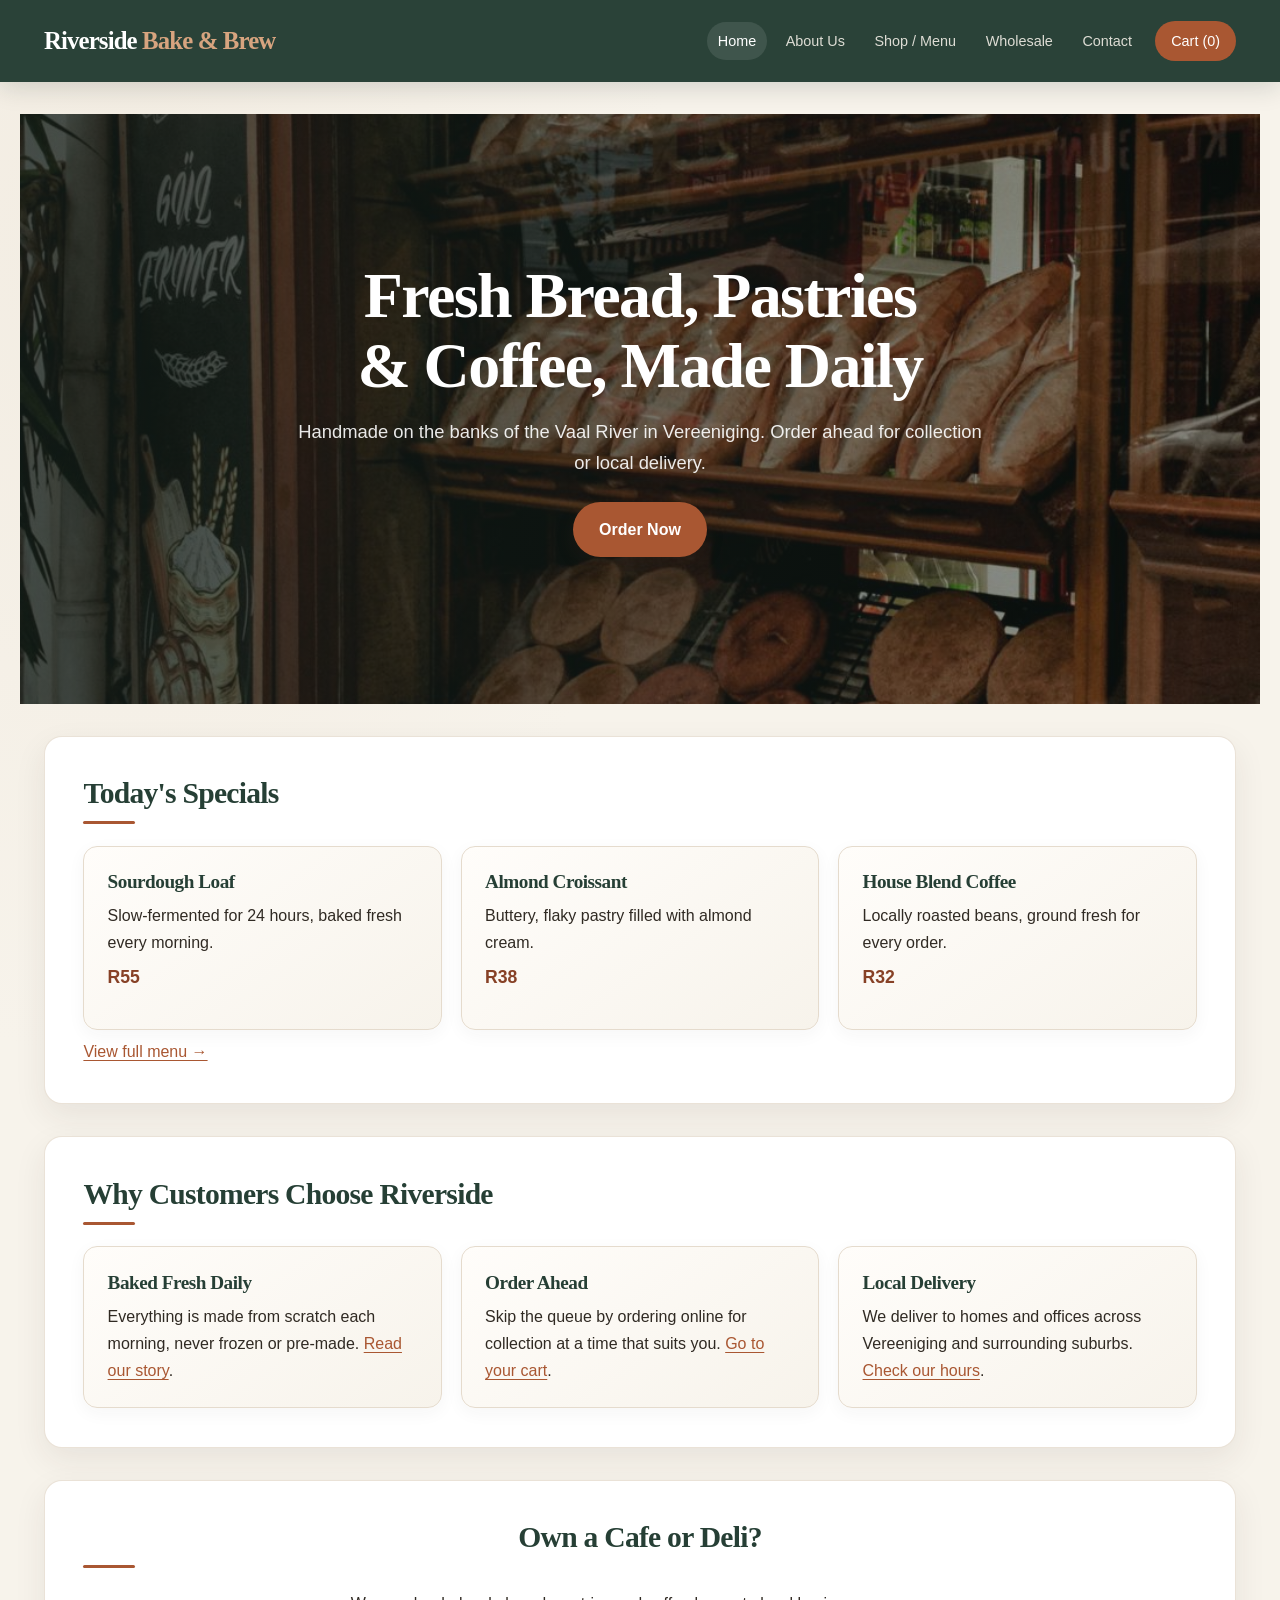
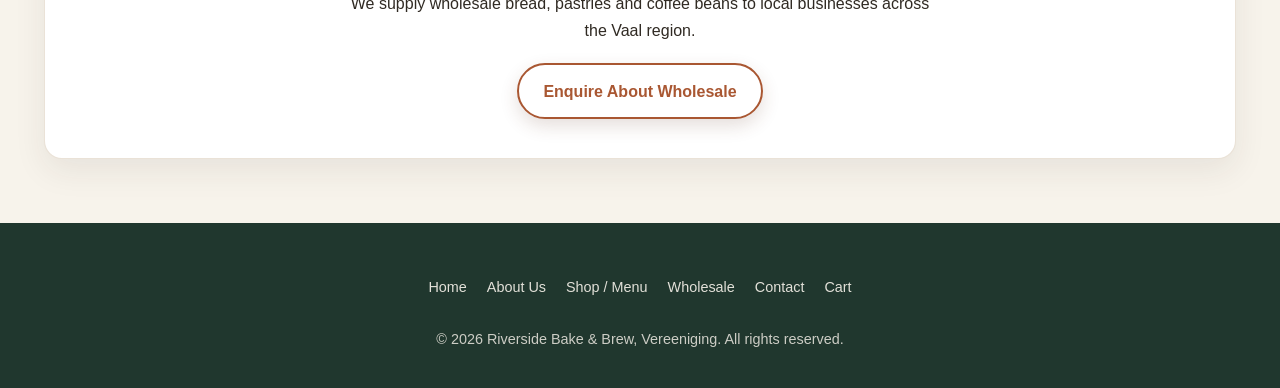
<file: index.html>
<!DOCTYPE html>
<html lang="en">
<head>
<meta charset="UTF-8">
<meta name="viewport" content="width=device-width, initial-scale=1.0">
<title>Riverside Bake &amp; Brew | Artisan Bakery &amp; Coffee in Vereeniging</title>
<meta name="description" content="Riverside Bake &amp; Brew sells fresh handmade bread, pastries and coffee in Vereeniging. Order online for collection or local delivery.">
<meta name="robots" content="index, follow">
<link rel="canonical" href="https://YOUR-USERNAME.github.io/riverside-bake-and-brew/index.html">
<meta property="og:type" content="website">
<meta property="og:site_name" content="Riverside Bake &amp; Brew">
<meta property="og:title" content="Riverside Bake &amp; Brew | Artisan Bakery &amp; Coffee in Vereeniging">
<meta property="og:description" content="Riverside Bake &amp; Brew sells fresh handmade bread, pastries and coffee in Vereeniging. Order online for collection or local delivery.">
<meta property="og:url" content="https://YOUR-USERNAME.github.io/riverside-bake-and-brew/index.html">
<meta property="og:image" content="https://YOUR-USERNAME.github.io/riverside-bake-and-brew/images/sourdough.jpg">
<meta name="referrer" content="strict-origin-when-cross-origin">
<link rel="stylesheet" href="css/style.css">
<link rel="stylesheet" href="css/part3.css">
<meta name="keywords" content="bakery Vereeniging, coffee shop Vaal River, artisan bread Vaal">
<script type="application/ld+json">
{
  "@context": "https://schema.org",
  "@type": "Bakery",
  "name": "Riverside Bake & Brew",
  "description": "Artisan bakery and coffee shop on the Vaal River in Vereeniging.",
  "url": "https://YOUR-USERNAME.github.io/riverside-bake-and-brew/",
  "image": "https://YOUR-USERNAME.github.io/riverside-bake-and-brew/images/sourdough.jpg",
  "telephone": "+27161239876",
  "email": "hello@riversidebakeandbrew.co.za",
  "address": {
    "@type": "PostalAddress",
    "streetAddress": "4 River Road",
    "addressLocality": "Vereeniging",
    "postalCode": "1930",
    "addressRegion": "Gauteng",
    "addressCountry": "ZA"
  },
  "openingHoursSpecification": [
    {
      "@type": "OpeningHoursSpecification",
      "dayOfWeek": [
        "Monday",
        "Tuesday",
        "Wednesday",
        "Thursday",
        "Friday"
      ],
      "opens": "06:30",
      "closes": "17:00"
    },
    {
      "@type": "OpeningHoursSpecification",
      "dayOfWeek": "Saturday",
      "opens": "07:00",
      "closes": "14:00"
    }
  ],
  "servesCuisine": "Bakery, Coffee",
  "areaServed": "Vereeniging, Vaal Triangle"
}
</script>
</head>
<body>
<a class="skip-link" href="#main">Skip to main content</a>

<header>
<nav aria-label="Main navigation">
<a href="index.html" class="logo">Riverside <span>Bake &amp; Brew</span></a>
<ul class="nav-links">
<li><a href="index.html" aria-current="page">Home</a></li>
<li><a href="about.html">About Us</a></li>
<li><a href="shop.html">Shop / Menu</a></li>
<li><a href="enquiry.html">Wholesale</a></li>
<li><a href="contact.html">Contact</a></li>
<li><a href="cart.html" class="cart-link">Cart (<span id="cart-count">0</span>)</a></li>
</ul>
</nav>
</header>

<main id="main">

<section class="hero" aria-labelledby="hero-heading">
<h1 id="hero-heading">Fresh Bread, Pastries &amp; Coffee, Made Daily</h1>
<p>Handmade on the banks of the Vaal River in Vereeniging. Order ahead for collection or local delivery.</p>
<a href="shop.html" class="btn-primary">Order Now</a>
</section>

<section class="today" aria-labelledby="today-heading">
<h2 id="today-heading">Today's Specials</h2>
<div class="today-grid">
<article>
<h3>Sourdough Loaf</h3>
<p>Slow-fermented for 24 hours, baked fresh every morning.</p>
<p class="price">R55</p>
</article>
<article>
<h3>Almond Croissant</h3>
<p>Buttery, flaky pastry filled with almond cream.</p>
<p class="price">R38</p>
</article>
<article>
<h3>House Blend Coffee</h3>
<p>Locally roasted beans, ground fresh for every order.</p>
<p class="price">R32</p>
</article>
</div>
<p><a href="shop.html">View full menu &rarr;</a></p>
</section>

<section class="intro" aria-labelledby="intro-heading">
<h2 id="intro-heading">Why Customers Choose Riverside</h2>
<div class="intro-grid">
<article>
<h3>Baked Fresh Daily</h3>
<p>Everything is made from scratch each morning, never frozen or pre-made. <a href="about.html">Read our story</a>.</p>
</article>
<article>
<h3>Order Ahead</h3>
<p>Skip the queue by ordering online for collection at a time that suits you. <a href="cart.html">Go to your cart</a>.</p>
</article>
<article>
<h3>Local Delivery</h3>
<p>We deliver to homes and offices across Vereeniging and surrounding suburbs. <a href="contact.html">Check our hours</a>.</p>
</article>
</div>
</section>

<section class="wholesale-teaser" aria-labelledby="wholesale-heading">
<h2 id="wholesale-heading">Own a Cafe or Deli?</h2>
<p>We supply wholesale bread, pastries and coffee beans to local businesses across the Vaal region.</p>
<a href="enquiry.html" class="btn-secondary">Enquire About Wholesale</a>
</section>

</main>

<footer>
<nav aria-label="Footer navigation" class="footer-nav"><a href="index.html">Home</a> <a href="about.html">About Us</a> <a href="shop.html">Shop / Menu</a> <a href="enquiry.html">Wholesale</a> <a href="contact.html">Contact</a> <a href="cart.html">Cart</a></nav>
<p>&copy; 2026 Riverside Bake &amp; Brew, Vereeniging. All rights reserved.</p>
</footer>

<script src="js/cart.js" defer></script>
<script src="js/main.js" defer></script>
</body>
</html>
</file>
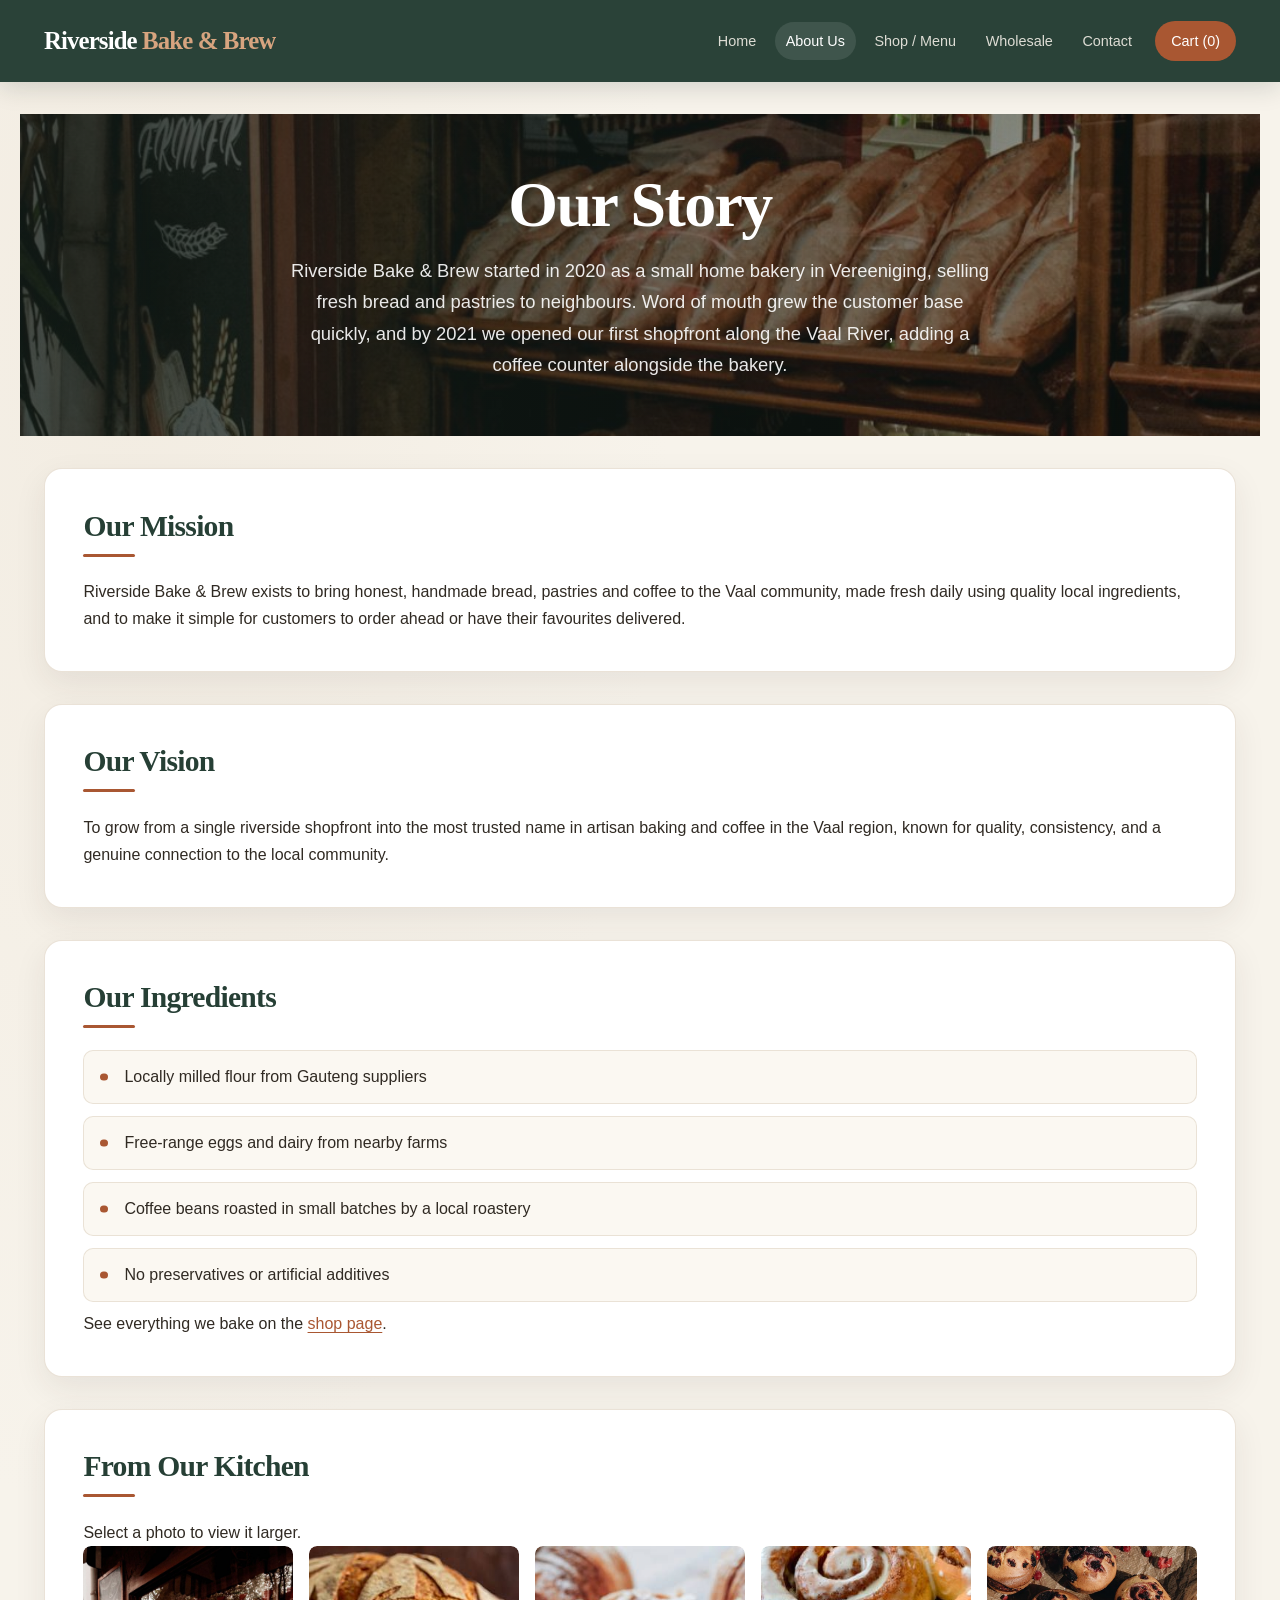
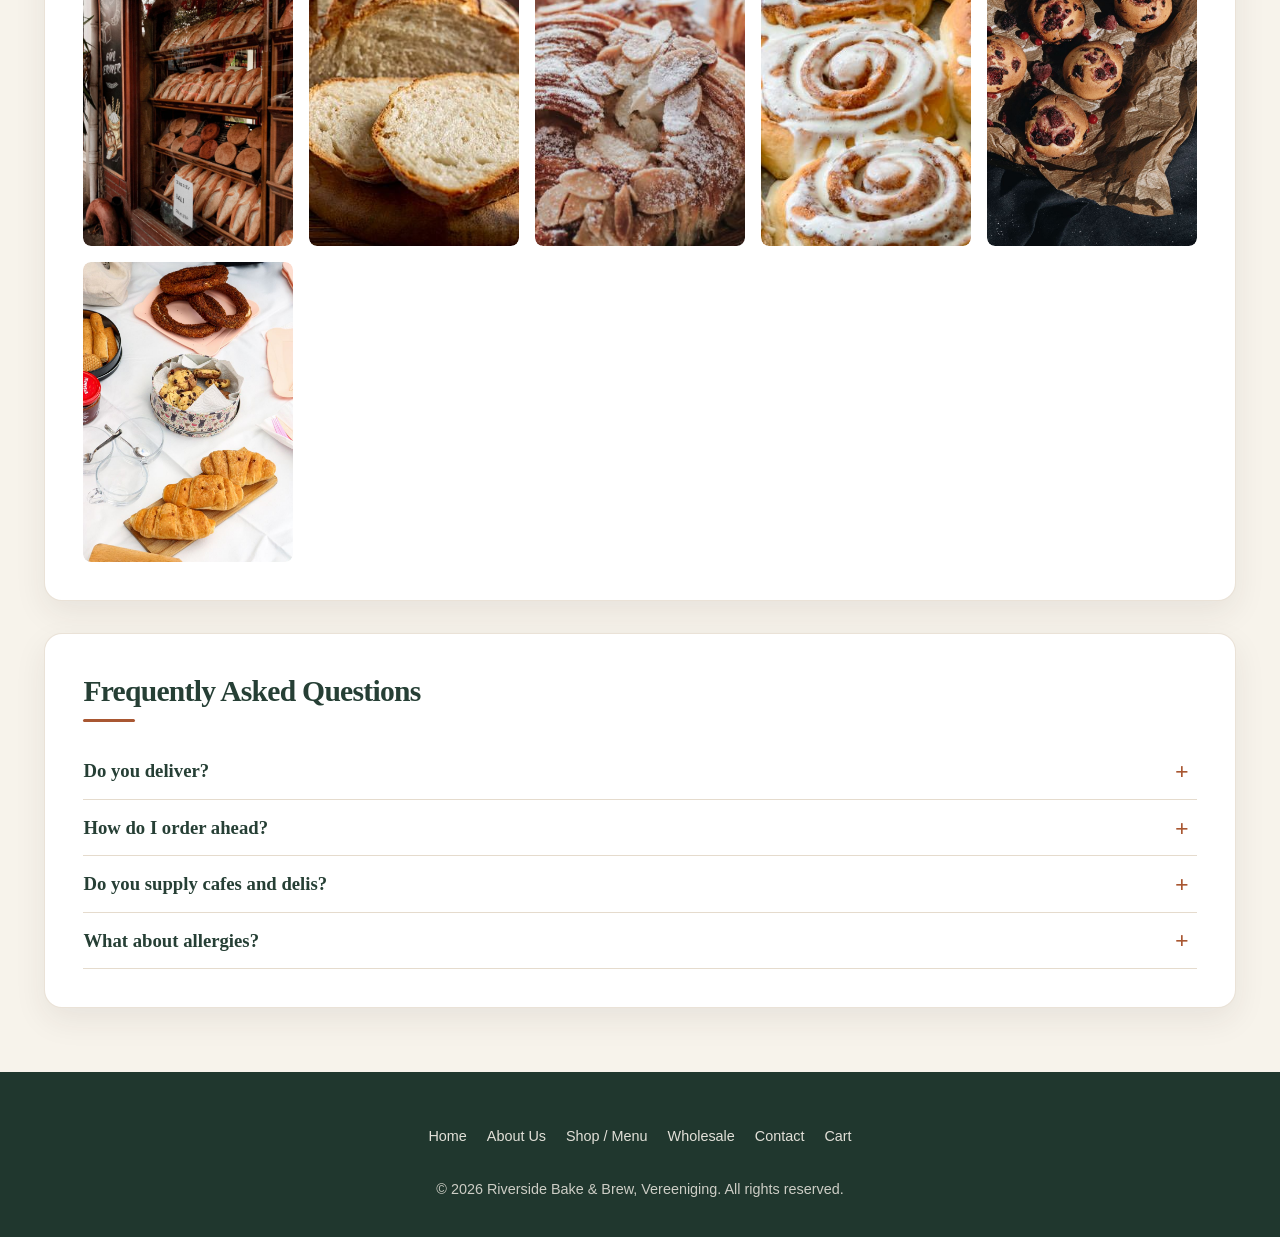
<file: about.html>
<!DOCTYPE html>
<html lang="en">
<head>
<meta charset="UTF-8">
<meta name="viewport" content="width=device-width, initial-scale=1.0">
<title>About Us | Riverside Bake &amp; Brew</title>
<meta name="description" content="Learn the story of Riverside Bake &amp; Brew, an artisan bakery and coffee shop on the Vaal River in Vereeniging.">
<meta name="robots" content="index, follow">
<link rel="canonical" href="https://YOUR-USERNAME.github.io/riverside-bake-and-brew/about.html">
<meta property="og:type" content="website">
<meta property="og:site_name" content="Riverside Bake &amp; Brew">
<meta property="og:title" content="About Us | Riverside Bake &amp; Brew">
<meta property="og:description" content="Learn the story of Riverside Bake &amp; Brew, an artisan bakery and coffee shop on the Vaal River in Vereeniging.">
<meta property="og:url" content="https://YOUR-USERNAME.github.io/riverside-bake-and-brew/about.html">
<meta property="og:image" content="https://YOUR-USERNAME.github.io/riverside-bake-and-brew/images/sourdough.jpg">
<meta name="referrer" content="strict-origin-when-cross-origin">
<link rel="stylesheet" href="css/style.css">
<link rel="stylesheet" href="css/part3.css">

</head>
<body>
<a class="skip-link" href="#main">Skip to main content</a>

<header>
<nav aria-label="Main navigation">
<a href="index.html" class="logo">Riverside <span>Bake &amp; Brew</span></a>
<ul class="nav-links">
<li><a href="index.html">Home</a></li>
<li><a href="about.html" aria-current="page">About Us</a></li>
<li><a href="shop.html">Shop / Menu</a></li>
<li><a href="enquiry.html">Wholesale</a></li>
<li><a href="contact.html">Contact</a></li>
<li><a href="cart.html" class="cart-link">Cart (<span id="cart-count">0</span>)</a></li>
</ul>
</nav>
</header>

<main id="main">

<section class="page-intro" aria-labelledby="about-heading">
<h1 id="about-heading">Our Story</h1>
<p>Riverside Bake &amp; Brew started in 2020 as a small home bakery in Vereeniging, selling fresh bread and pastries to neighbours. Word of mouth grew the customer base quickly, and by 2021 we opened our first shopfront along the Vaal River, adding a coffee counter alongside the bakery.</p>
</section>

<section aria-labelledby="mission-heading">
<h2 id="mission-heading">Our Mission</h2>
<p>Riverside Bake &amp; Brew exists to bring honest, handmade bread, pastries and coffee to the Vaal community, made fresh daily using quality local ingredients, and to make it simple for customers to order ahead or have their favourites delivered.</p>
</section>

<section aria-labelledby="vision-heading">
<h2 id="vision-heading">Our Vision</h2>
<p>To grow from a single riverside shopfront into the most trusted name in artisan baking and coffee in the Vaal region, known for quality, consistency, and a genuine connection to the local community.</p>
</section>

<section aria-labelledby="ingredients-heading">
<h2 id="ingredients-heading">Our Ingredients</h2>
<ul>
<li>Locally milled flour from Gauteng suppliers</li>
<li>Free-range eggs and dairy from nearby farms</li>
<li>Coffee beans roasted in small batches by a local roastery</li>
<li>No preservatives or artificial additives</li>
</ul>
<p>See everything we bake on the <a href="shop.html">shop page</a>.</p>
</section>

<section aria-labelledby="gallery-heading">
<h2 id="gallery-heading">From Our Kitchen</h2>
<p>Select a photo to view it larger.</p>
<div class="gallery-grid">
<button type="button" class="gallery-item" data-lightbox="gallery" data-full="images/bakery.jpg" data-alt="Fresh bread on wooden shelves in a bakery window" aria-label="View larger image: Fresh bread on wooden shelves in a bakery window"><img src="images/bakery.jpg" alt="Fresh bread on wooden shelves in a bakery window" width="400" height="300" loading="lazy"></button>
<button type="button" class="gallery-item" data-lightbox="gallery" data-full="images/bread.jpg" data-alt="Sourdough loaf sliced on a wooden board" aria-label="View larger image: Sourdough loaf sliced on a wooden board"><img src="images/bread.jpg" alt="Sourdough loaf sliced on a wooden board" width="400" height="300" loading="lazy"></button>
<button type="button" class="gallery-item" data-lightbox="gallery" data-full="images/almond-croissant.jpg" data-alt="Almond croissants dusted with sugar" aria-label="View larger image: Almond croissants dusted with sugar"><img src="images/almond-croissant.jpg" alt="Almond croissants dusted with sugar" width="400" height="300" loading="lazy"></button>
<button type="button" class="gallery-item" data-lightbox="gallery" data-full="images/cinnamon-roll.jpg" data-alt="Cinnamon rolls with white icing" aria-label="View larger image: Cinnamon rolls with white icing"><img src="images/cinnamon-roll.jpg" alt="Cinnamon rolls with white icing" width="400" height="300" loading="lazy"></button>
<button type="button" class="gallery-item" data-lightbox="gallery" data-full="images/muffin.jpg" data-alt="Berry muffins on baking paper" aria-label="View larger image: Berry muffins on baking paper"><img src="images/muffin.jpg" alt="Berry muffins on baking paper" width="400" height="300" loading="lazy"></button>
<button type="button" class="gallery-item" data-lightbox="gallery" data-full="images/pastries.jpg" data-alt="Croissants, cookies and bread rings on a picnic cloth" aria-label="View larger image: Croissants, cookies and bread rings on a picnic cloth"><img src="images/pastries.jpg" alt="Croissants, cookies and bread rings on a picnic cloth" width="400" height="300" loading="lazy"></button>
</div>
</section>

<section aria-labelledby="faq-heading">
<h2 id="faq-heading">Frequently Asked Questions</h2>
<div class="accordion">
<div class="accordion-item">
<h3><button type="button" class="accordion-trigger" id="faq-btn-1" aria-expanded="false" aria-controls="faq-1">Do you deliver?</button></h3>
<div class="accordion-panel" id="faq-1" role="region" aria-labelledby="faq-btn-1"><p>Yes. We deliver across Vereeniging and surrounding suburbs. Choose local delivery when you check out in your <a href="cart.html">cart</a>.</p></div>
</div>
<div class="accordion-item">
<h3><button type="button" class="accordion-trigger" id="faq-btn-2" aria-expanded="false" aria-controls="faq-2">How do I order ahead?</button></h3>
<div class="accordion-panel" id="faq-2" role="region" aria-labelledby="faq-btn-2"><p>Add items from our <a href="shop.html">menu</a>, open your cart, choose collection or delivery and enter your details.</p></div>
</div>
<div class="accordion-item">
<h3><button type="button" class="accordion-trigger" id="faq-btn-3" aria-expanded="false" aria-controls="faq-3">Do you supply cafes and delis?</button></h3>
<div class="accordion-panel" id="faq-3" role="region" aria-labelledby="faq-btn-3"><p>Yes. Send us a <a href="enquiry.html">wholesale enquiry</a> and we will reply within two business days.</p></div>
</div>
<div class="accordion-item">
<h3><button type="button" class="accordion-trigger" id="faq-btn-4" aria-expanded="false" aria-controls="faq-4">What about allergies?</button></h3>
<div class="accordion-panel" id="faq-4" role="region" aria-labelledby="faq-btn-4"><p>Our bakes contain gluten, dairy and eggs, and some contain nuts. Please <a href="contact.html">contact us</a> before ordering if you have an allergy.</p></div>
</div>
</div>
</section>

</main>

<footer>
<nav aria-label="Footer navigation" class="footer-nav"><a href="index.html">Home</a> <a href="about.html">About Us</a> <a href="shop.html">Shop / Menu</a> <a href="enquiry.html">Wholesale</a> <a href="contact.html">Contact</a> <a href="cart.html">Cart</a></nav>
<p>&copy; 2026 Riverside Bake &amp; Brew, Vereeniging. All rights reserved.</p>
</footer>

<script src="js/cart.js" defer></script>
<script src="js/main.js" defer></script>
</body>
</html>
</file>
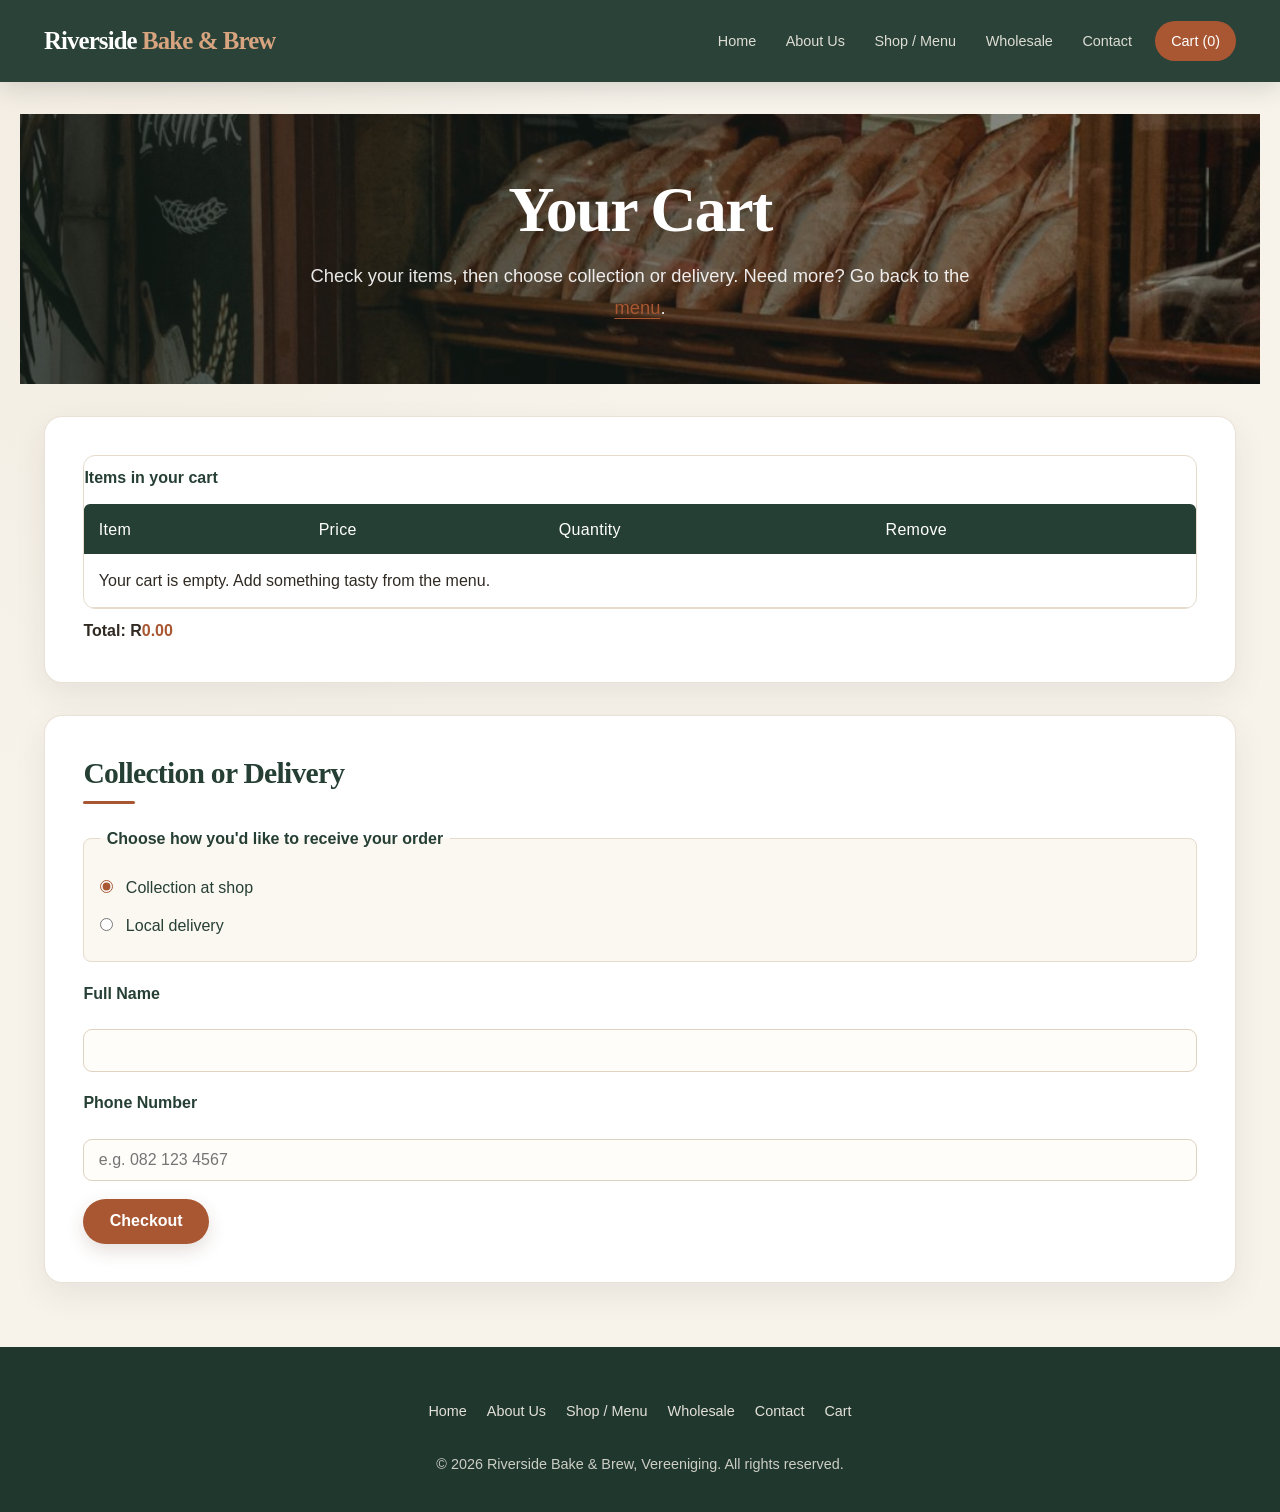
<file: cart.html>
<!DOCTYPE html>
<html lang="en">
<head>
<meta charset="UTF-8">
<meta name="viewport" content="width=device-width, initial-scale=1.0">
<title>Your Cart | Riverside Bake &amp; Brew</title>
<meta name="description" content="Review the bread, pastries and coffee in your cart and choose collection or local delivery from Riverside Bake &amp; Brew.">
<meta name="robots" content="noindex, follow">
<link rel="canonical" href="https://YOUR-USERNAME.github.io/riverside-bake-and-brew/cart.html">
<meta property="og:type" content="website">
<meta property="og:site_name" content="Riverside Bake &amp; Brew">
<meta property="og:title" content="Your Cart | Riverside Bake &amp; Brew">
<meta property="og:description" content="Review the bread, pastries and coffee in your cart and choose collection or local delivery from Riverside Bake &amp; Brew.">
<meta property="og:url" content="https://YOUR-USERNAME.github.io/riverside-bake-and-brew/cart.html">
<meta property="og:image" content="https://YOUR-USERNAME.github.io/riverside-bake-and-brew/images/sourdough.jpg">
<meta name="referrer" content="strict-origin-when-cross-origin">
<link rel="stylesheet" href="css/style.css">
<link rel="stylesheet" href="css/part3.css">

</head>
<body>
<a class="skip-link" href="#main">Skip to main content</a>

<header>
<nav aria-label="Main navigation">
<a href="index.html" class="logo">Riverside <span>Bake &amp; Brew</span></a>
<ul class="nav-links">
<li><a href="index.html">Home</a></li>
<li><a href="about.html">About Us</a></li>
<li><a href="shop.html">Shop / Menu</a></li>
<li><a href="enquiry.html">Wholesale</a></li>
<li><a href="contact.html">Contact</a></li>
<li><a href="cart.html" class="cart-link" aria-current="page">Cart (<span id="cart-count">0</span>)</a></li>
</ul>
</nav>
</header>

<main id="main">

<section class="page-intro" aria-labelledby="cart-heading">
<h1 id="cart-heading">Your Cart</h1>
<p>Check your items, then choose collection or delivery. Need more? Go back to the <a href="shop.html">menu</a>.</p>
</section>

<section aria-label="Cart contents">
<div class="table-wrap">
<table id="cart-table">
<caption>Items in your cart</caption>
<thead>
<tr>
<th scope="col">Item</th>
<th scope="col">Price</th>
<th scope="col">Quantity</th>
<th scope="col">Remove</th>
</tr>
</thead>
<tbody id="cart-items">
<tr><td colspan="4">Your cart is empty.</td></tr>
</tbody>
</table>
</div>
<p><strong>Total: R<span id="cart-total">0.00</span></strong></p>
</section>

<section aria-labelledby="fulfilment-heading">
<h2 id="fulfilment-heading">Collection or Delivery</h2>
<form action="cart.html" method="post" id="checkout-form" novalidate>
<fieldset>
<legend>Choose how you'd like to receive your order</legend>
<label><input type="radio" name="fulfilment" value="collection" checked> Collection at shop</label>
<label><input type="radio" name="fulfilment" value="delivery"> Local delivery</label>
</fieldset>

<label for="cart-name">Full Name</label>
<input type="text" id="cart-name" name="name" autocomplete="name" data-rules="required name" required>
<span class="field-error" id="cart-name-error" role="alert"></span>

<label for="cart-phone">Phone Number</label>
<input type="tel" id="cart-phone" name="phone" autocomplete="tel" placeholder="e.g. 082 123 4567" data-rules="required phone" required>
<span class="field-error" id="cart-phone-error" role="alert"></span>

<div id="address-wrap" hidden>
<label for="cart-address">Delivery Address</label>
<textarea id="cart-address" name="address" rows="3" autocomplete="street-address" data-rules="required minlen:10 maxlen:200"></textarea>
<span class="field-error" id="cart-address-error" role="alert"></span>
</div>

<p class="field-error" id="checkout-error" role="alert"></p>
<button type="submit" class="btn-primary">Checkout</button>
</form>
</section>

</main>

<footer>
<nav aria-label="Footer navigation" class="footer-nav"><a href="index.html">Home</a> <a href="about.html">About Us</a> <a href="shop.html">Shop / Menu</a> <a href="enquiry.html">Wholesale</a> <a href="contact.html">Contact</a> <a href="cart.html">Cart</a></nav>
<p>&copy; 2026 Riverside Bake &amp; Brew, Vereeniging. All rights reserved.</p>
</footer>

<script src="js/cart.js" defer></script>
<script src="js/main.js" defer></script>
<script src="js/forms.js" defer></script>
</body>
</html>
</file>
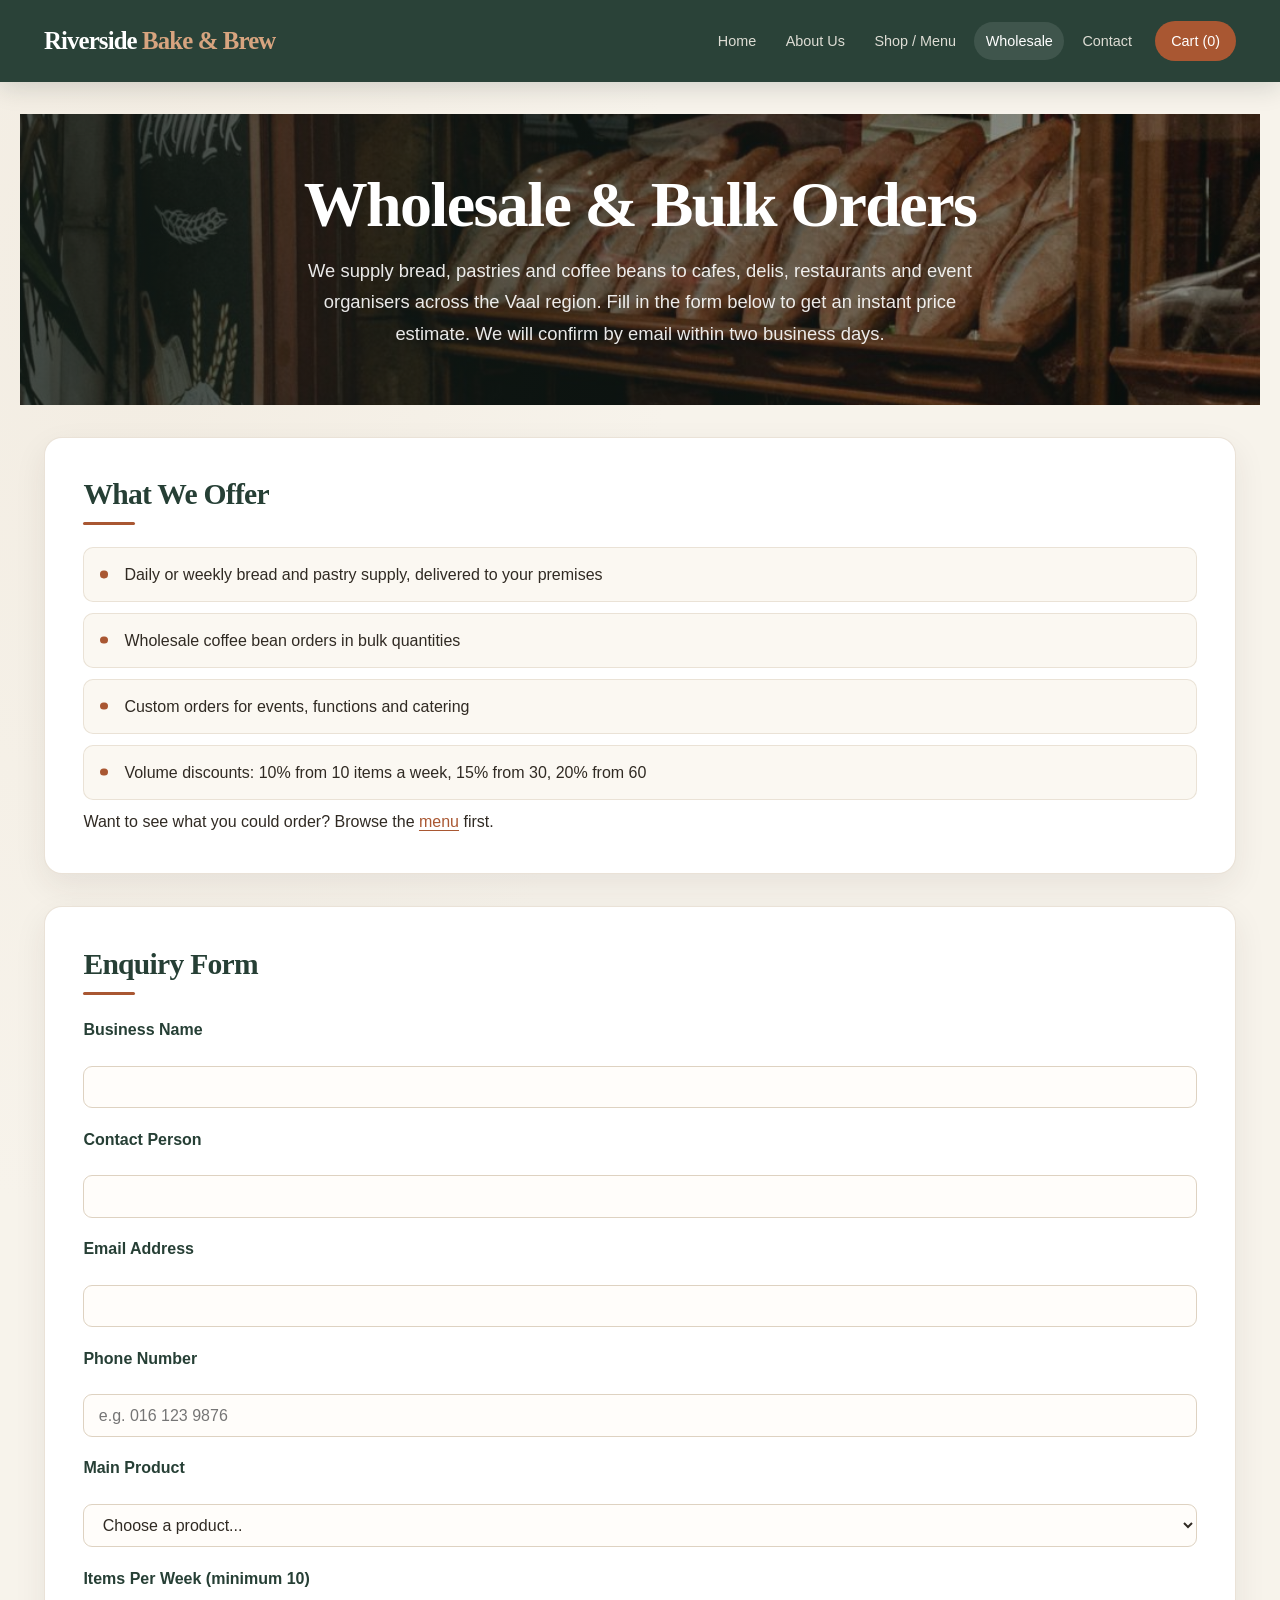
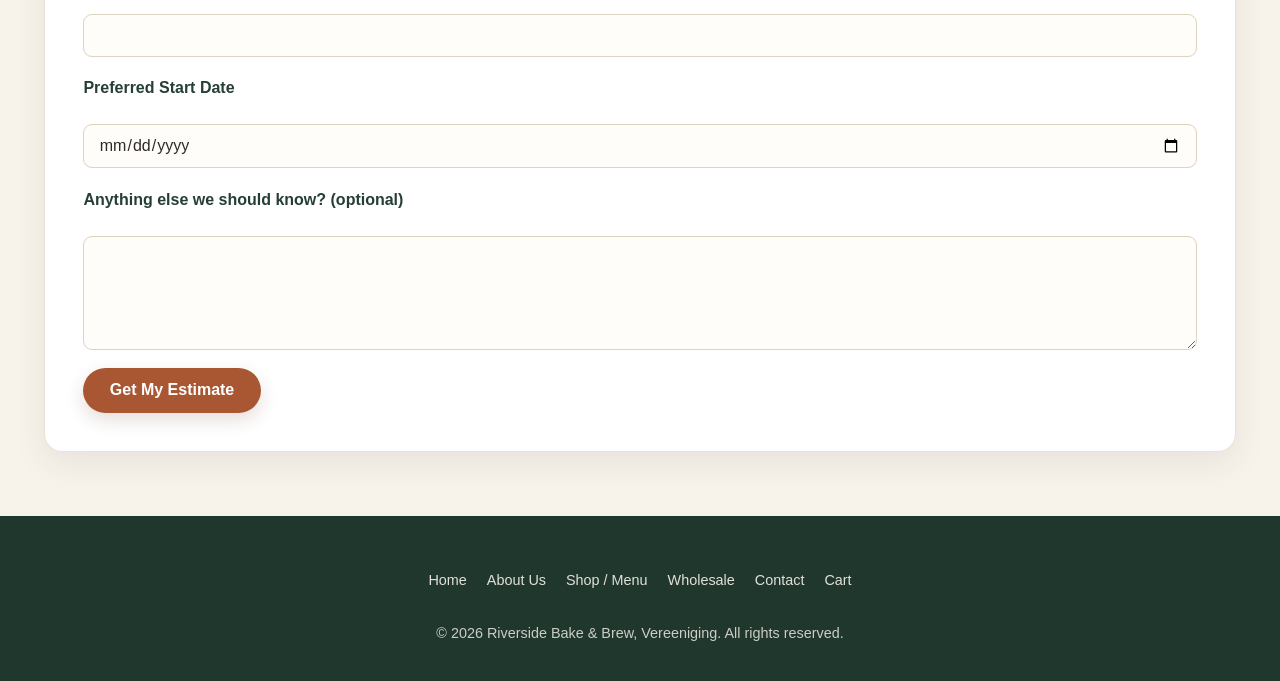
<file: enquiry.html>
<!DOCTYPE html>
<html lang="en">
<head>
<meta charset="UTF-8">
<meta name="viewport" content="width=device-width, initial-scale=1.0">
<title>Wholesale Enquiry | Riverside Bake &amp; Brew</title>
<meta name="description" content="Enquire about wholesale bread, pastries and coffee bean supply from Riverside Bake &amp; Brew for your cafe or deli.">
<meta name="robots" content="index, follow">
<link rel="canonical" href="https://YOUR-USERNAME.github.io/riverside-bake-and-brew/enquiry.html">
<meta property="og:type" content="website">
<meta property="og:site_name" content="Riverside Bake &amp; Brew">
<meta property="og:title" content="Wholesale Enquiry | Riverside Bake &amp; Brew">
<meta property="og:description" content="Enquire about wholesale bread, pastries and coffee bean supply from Riverside Bake &amp; Brew for your cafe or deli.">
<meta property="og:url" content="https://YOUR-USERNAME.github.io/riverside-bake-and-brew/enquiry.html">
<meta property="og:image" content="https://YOUR-USERNAME.github.io/riverside-bake-and-brew/images/sourdough.jpg">
<meta name="referrer" content="strict-origin-when-cross-origin">
<link rel="stylesheet" href="css/style.css">
<link rel="stylesheet" href="css/part3.css">

</head>
<body>
<a class="skip-link" href="#main">Skip to main content</a>

<header>
<nav aria-label="Main navigation">
<a href="index.html" class="logo">Riverside <span>Bake &amp; Brew</span></a>
<ul class="nav-links">
<li><a href="index.html">Home</a></li>
<li><a href="about.html">About Us</a></li>
<li><a href="shop.html">Shop / Menu</a></li>
<li><a href="enquiry.html" aria-current="page">Wholesale</a></li>
<li><a href="contact.html">Contact</a></li>
<li><a href="cart.html" class="cart-link">Cart (<span id="cart-count">0</span>)</a></li>
</ul>
</nav>
</header>

<main id="main">

<section class="page-intro" aria-labelledby="wholesale-heading">
<h1 id="wholesale-heading">Wholesale &amp; Bulk Orders</h1>
<p>We supply bread, pastries and coffee beans to cafes, delis, restaurants and event organisers across the Vaal region. Fill in the form below to get an instant price estimate. We will confirm by email within two business days.</p>
</section>

<section aria-labelledby="wholesale-offer-heading">
<h2 id="wholesale-offer-heading">What We Offer</h2>
<ul>
<li>Daily or weekly bread and pastry supply, delivered to your premises</li>
<li>Wholesale coffee bean orders in bulk quantities</li>
<li>Custom orders for events, functions and catering</li>
<li>Volume discounts: 10% from 10 items a week, 15% from 30, 20% from 60</li>
</ul>
<p>Want to see what you could order? Browse the <a href="shop.html">menu</a> first.</p>
</section>

<section aria-labelledby="wholesale-form-heading">
<h2 id="wholesale-form-heading">Enquiry Form</h2>
<form action="https://formspree.io/f/YOUR_FORM_ID" method="post" id="enquiry-form" novalidate>
<label for="business-name">Business Name</label>
<input type="text" id="business-name" name="business-name" autocomplete="organization" data-rules="required minlen:2 maxlen:80" required>
<span class="field-error" id="business-name-error" role="alert"></span>

<label for="contact-name">Contact Person</label>
<input type="text" id="contact-name" name="contact-name" autocomplete="name" data-rules="required name" required>
<span class="field-error" id="contact-name-error" role="alert"></span>

<label for="w-email">Email Address</label>
<input type="email" id="w-email" name="email" autocomplete="email" data-rules="required email" required>
<span class="field-error" id="w-email-error" role="alert"></span>

<label for="w-phone">Phone Number</label>
<input type="tel" id="w-phone" name="phone" autocomplete="tel" placeholder="e.g. 016 123 9876" data-rules="required phone" required>
<span class="field-error" id="w-phone-error" role="alert"></span>

<label for="w-product">Main Product</label>
<select id="w-product" name="product" data-rules="required" required>
<option value="">Choose a product...</option>
</select>
<span class="field-error" id="w-product-error" role="alert"></span>

<label for="w-qty">Items Per Week (minimum 10)</label>
<input type="number" id="w-qty" name="quantity" inputmode="numeric" step="1" data-rules="required int min:10 max:1000" required>
<span class="field-error" id="w-qty-error" role="alert"></span>

<label for="w-date">Preferred Start Date</label>
<input type="date" id="w-date" name="start-date" data-rules="required startdate" required>
<span class="field-error" id="w-date-error" role="alert"></span>

<label for="order-details">Anything else we should know? (optional)</label>
<textarea id="order-details" name="order-details" rows="5" maxlength="500" data-counter data-rules="maxlen:500"></textarea>
<span class="char-count" id="order-details-count" aria-live="off"></span>
<span class="field-error" id="order-details-error" role="alert"></span>

<button type="submit" class="btn-primary">Get My Estimate</button>
</form>
<div id="enquiry-result" class="form-result" tabindex="-1" hidden></div>
</section>

</main>

<footer>
<nav aria-label="Footer navigation" class="footer-nav"><a href="index.html">Home</a> <a href="about.html">About Us</a> <a href="shop.html">Shop / Menu</a> <a href="enquiry.html">Wholesale</a> <a href="contact.html">Contact</a> <a href="cart.html">Cart</a></nav>
<p>&copy; 2026 Riverside Bake &amp; Brew, Vereeniging. All rights reserved.</p>
</footer>

<script src="js/products.js" defer></script>
<script src="js/cart.js" defer></script>
<script src="js/main.js" defer></script>
<script src="js/forms.js" defer></script>
</body>
</html>
</file>
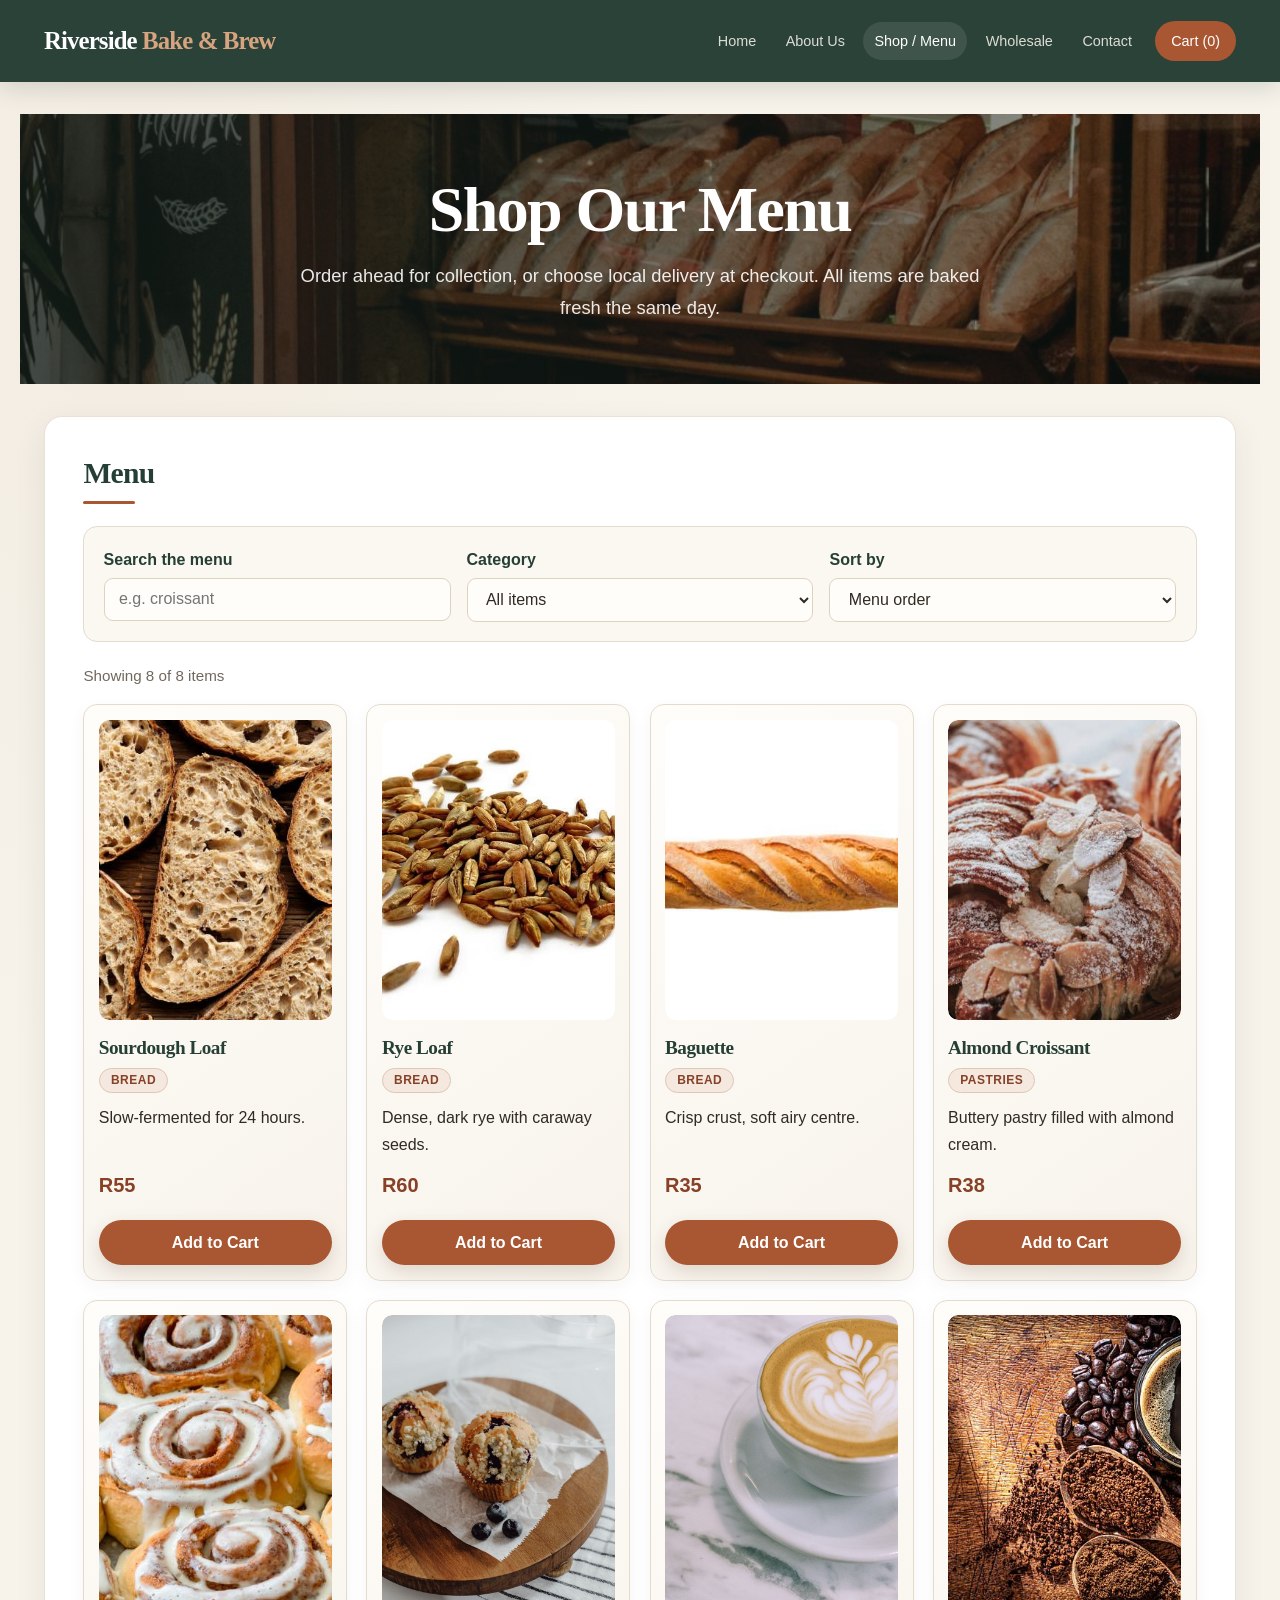
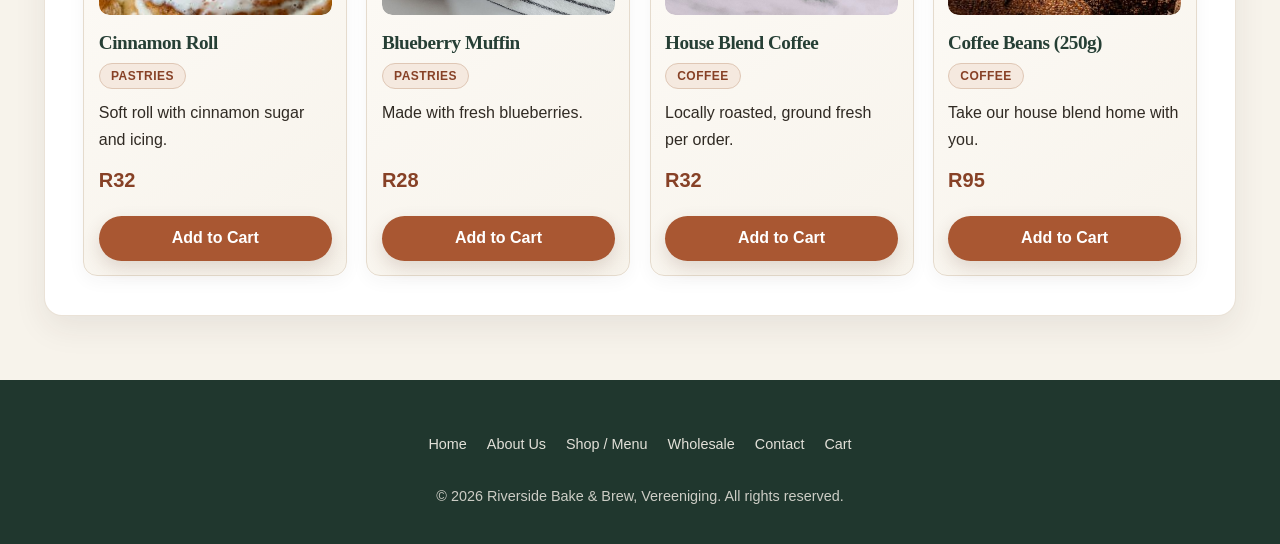
<file: shop.html>
<!DOCTYPE html>
<html lang="en">
<head>
<meta charset="UTF-8">
<meta name="viewport" content="width=device-width, initial-scale=1.0">
<title>Shop / Menu | Riverside Bake &amp; Brew</title>
<meta name="description" content="Browse fresh bread, pastries and coffee from Riverside Bake &amp; Brew and order online for collection or delivery.">
<meta name="robots" content="index, follow">
<link rel="canonical" href="https://YOUR-USERNAME.github.io/riverside-bake-and-brew/shop.html">
<meta property="og:type" content="website">
<meta property="og:site_name" content="Riverside Bake &amp; Brew">
<meta property="og:title" content="Shop / Menu | Riverside Bake &amp; Brew">
<meta property="og:description" content="Browse fresh bread, pastries and coffee from Riverside Bake &amp; Brew and order online for collection or delivery.">
<meta property="og:url" content="https://YOUR-USERNAME.github.io/riverside-bake-and-brew/shop.html">
<meta property="og:image" content="https://YOUR-USERNAME.github.io/riverside-bake-and-brew/images/sourdough.jpg">
<meta name="referrer" content="strict-origin-when-cross-origin">
<link rel="stylesheet" href="css/style.css">
<link rel="stylesheet" href="css/part3.css">

</head>
<body>
<a class="skip-link" href="#main">Skip to main content</a>

<header>
<nav aria-label="Main navigation">
<a href="index.html" class="logo">Riverside <span>Bake &amp; Brew</span></a>
<ul class="nav-links">
<li><a href="index.html">Home</a></li>
<li><a href="about.html">About Us</a></li>
<li><a href="shop.html" aria-current="page">Shop / Menu</a></li>
<li><a href="enquiry.html">Wholesale</a></li>
<li><a href="contact.html">Contact</a></li>
<li><a href="cart.html" class="cart-link">Cart (<span id="cart-count">0</span>)</a></li>
</ul>
</nav>
</header>

<main id="main">

<section class="page-intro" aria-labelledby="shop-heading">
<h1 id="shop-heading">Shop Our Menu</h1>
<p>Order ahead for collection, or choose local delivery at checkout. All items are baked fresh the same day.</p>
</section>

<section aria-labelledby="menu-heading">
<h2 id="menu-heading">Menu</h2>

<form class="shop-toolbar" id="shop-filters" role="search" aria-label="Search and filter the menu">
<div>
<label for="search">Search the menu</label>
<input type="search" id="search" name="search" placeholder="e.g. croissant" autocomplete="off" maxlength="40">
</div>
<div>
<label for="category">Category</label>
<select id="category" name="category">
<option value="all">All items</option>
<option value="bread">Bread</option>
<option value="pastries">Pastries</option>
<option value="coffee">Coffee</option>
</select>
</div>
<div>
<label for="sort">Sort by</label>
<select id="sort" name="sort">
<option value="default">Menu order</option>
<option value="price-asc">Price: low to high</option>
<option value="price-desc">Price: high to low</option>
<option value="name">Name: A to Z</option>
</select>
</div>
</form>

<p id="results-count" class="results-count" aria-live="polite"></p>
<div class="product-grid" id="product-list"></div>
<noscript><p>Please turn on JavaScript to see the menu, or <a href="contact.html">contact us</a> to order.</p></noscript>
</section>

</main>

<footer>
<nav aria-label="Footer navigation" class="footer-nav"><a href="index.html">Home</a> <a href="about.html">About Us</a> <a href="shop.html">Shop / Menu</a> <a href="enquiry.html">Wholesale</a> <a href="contact.html">Contact</a> <a href="cart.html">Cart</a></nav>
<p>&copy; 2026 Riverside Bake &amp; Brew, Vereeniging. All rights reserved.</p>
</footer>

<script src="js/products.js" defer></script>
<script src="js/cart.js" defer></script>
<script src="js/main.js" defer></script>
<script src="js/shop.js" defer></script>
</body>
</html>
</file>
<file: css/style.css>
/* ============================================
   Riverside Bake & Brew — Site Stylesheet
   ============================================ */

/* 1. COLOUR SCHEME */
:root {
  --color-terracotta: #b3541e;
  --color-terracotta-dark: #8f4116;
  --color-cream: #faf3e9;
  --color-cream-dark: #f0e4d3;
  --color-forest-green: #2f4d3a;
  --color-text: #2b1d13;
  --color-white: #ffffff;
  --color-border: #e3d3bd;
}

/* 2. RESET & BASE TYPOGRAPHY */
* {
  margin: 0;
  padding: 0;
  box-sizing: border-box;
}

body {
  background-color: var(--color-cream);
  color: var(--color-text);
  font-family: Arial, Helvetica, sans-serif;
  line-height: 1.65;
}

h1, h2, h3 {
  font-family: Georgia, "Playfair Display", serif;
  color: var(--color-forest-green);
  line-height: 1.25;
}

a {
  color: var(--color-terracotta);
}

img {
  max-width: 100%;
  display: block;
  border-radius: 8px;
}

/* 3. HEADER & NAVIGATION */
header {
  background: var(--color-forest-green);
  position: sticky;
  top: 0;
  z-index: 10;
  box-shadow: 0 2px 8px rgba(0, 0, 0, 0.15);
}

nav {
  max-width: 1150px;
  margin: 0 auto;
  display: flex;
  align-items: center;
  justify-content: space-between;
  padding: 1rem 1.5rem;
  flex-wrap: wrap;
}

.logo {
  font-family: Georgia, "Playfair Display", serif;
  font-size: 1.5rem;
  font-weight: bold;
  color: var(--color-white);
  text-decoration: none;
}

.logo span {
  color: var(--color-terracotta);
}

.nav-links {
  list-style: none;
  display: flex;
  align-items: center;
  gap: 1.6rem;
  flex-wrap: wrap;
}

.nav-links a {
  color: var(--color-cream);
  text-decoration: none;
  font-weight: 500;
  font-size: 0.95rem;
  padding-bottom: 4px;
  border-bottom: 2px solid transparent;
  transition: border-color 0.2s, color 0.2s;
}

.nav-links a:hover,
.nav-links a[aria-current="page"] {
  color: var(--color-terracotta);
  border-bottom-color: var(--color-terracotta);
}

.cart-link {
  background: var(--color-terracotta);
  color: var(--color-white) !important;
  padding: 0.4rem 0.9rem !important;
  border-radius: 20px;
  border-bottom: none !important;
}

.cart-link:hover,
.cart-link[aria-current="page"] {
  background: var(--color-terracotta-dark);
  border-bottom: none !important;
}

/* 4. BUTTONS */
.btn-primary {
  background: var(--color-terracotta);
  color: var(--color-white);
  padding: 0.75rem 1.6rem;
  border: none;
  border-radius: 6px;
  text-decoration: none;
  display: inline-block;
  font-size: 1rem;
  font-weight: 600;
  cursor: pointer;
  transition: background 0.2s, transform 0.15s;
}

.btn-primary:hover {
  background: var(--color-terracotta-dark);
  transform: translateY(-2px);
}

.btn-secondary {
  background: transparent;
  border: 2px solid var(--color-terracotta);
  color: var(--color-terracotta);
  padding: 0.7rem 1.5rem;
  border-radius: 6px;
  text-decoration: none;
  display: inline-block;
  font-weight: 600;
  transition: background 0.2s, color 0.2s;
}

.btn-secondary:hover {
  background: var(--color-terracotta);
  color: var(--color-white);
}

/* 5. PAGE INTRO / HERO */
.page-intro,
.hero {
  background: url("../images/bakery.jpg");
  color: var(--color-cream);
  text-align: center;
  padding: 3.5rem 1.5rem;
}

.page-intro h1,
.hero h1 {
  color: var(--color-white);
  font-size: 2.4rem;
  margin-bottom: 1rem;
}

.page-intro p,
.hero p {
  max-width: 680px;
  margin: 0 auto 1.5rem;
  font-size: 1.05rem;
  color: var(--color-cream);
}

/* 6. MAIN CONTENT LAYOUT */
main {
  max-width: 1150px;
  margin: 0 auto;
  padding: 0 1.5rem;
}

main > section {
  margin: 2.5rem 0;
}

main > section:not(.hero):not(.page-intro) {
  background: var(--color-white);
  padding: 2rem;
  border-radius: 12px;
  border-left: 5px solid var(--color-terracotta);
  box-shadow: 0 3px 12px rgba(43, 29, 19, 0.06);
}

main > section h2 {
  font-size: 1.6rem;
  margin-bottom: 1.2rem;
  position: relative;
  padding-bottom: 0.5rem;
}

main > section h2::after {
  content: "";
  position: absolute;
  left: 0;
  bottom: 0;
  width: 46px;
  height: 3px;
  background: var(--color-terracotta);
  border-radius: 2px;
}

main > section > p {
  margin-top: 0.5rem;
}

main > section ul {
  list-style: none;
  display: grid;
  gap: 0.7rem;
}

main > section ul li {
  background: var(--color-cream);
  padding: 0.8rem 1rem;
  border-radius: 8px;
  font-weight: 500;
}

/* 7. PRODUCT / SPECIALS / INTRO GRIDS */
.product-grid,
.today-grid,
.intro-grid {
  display: grid;
  grid-template-columns: repeat(auto-fit, minmax(220px, 1fr));
  gap: 1.5rem;
  margin-top: 0.5rem;
}

.today-grid article,
.intro-grid article {
  background: var(--color-cream);
  padding: 1.2rem;
  border-radius: 10px;
}

.today-grid h3,
.intro-grid h3 {
  font-size: 1.15rem;
  margin-bottom: 0.4rem;
}

.product-card {
  background: var(--color-cream);
  padding: 1.2rem;
  border-radius: 10px;
  text-align: left;
}

.product-card img {
  margin-bottom: 0.8rem;
  aspect-ratio: 4 / 3;
  object-fit: cover;
  width: 100%;
}

.product-card h3 {
  font-size: 1.15rem;
  margin-bottom: 0.3rem;
}

.price {
  color: var(--color-terracotta);
  font-weight: bold;
  font-size: 1.1rem;
  margin: 0.4rem 0 0.8rem;
}

.add-to-cart {
  width: 100%;
}

/* 8. CATEGORY FILTER NAV (shop.html) */
.category-filter {
  display: flex;
  gap: 1rem;
  justify-content: center;
  flex-wrap: wrap;
  margin: 2rem 0;
}

.category-filter a {
  background: var(--color-white);
  border: 1px solid var(--color-border);
  color: var(--color-forest-green);
  text-decoration: none;
  font-weight: 600;
  padding: 0.5rem 1.2rem;
  border-radius: 20px;
  transition: background 0.2s, color 0.2s;
}

.category-filter a:hover {
  background: var(--color-terracotta);
  border-color: var(--color-terracotta);
  color: var(--color-white);
}

/* 9. WHOLESALE TEASER */
.wholesale-teaser {
  text-align: center;
}

.wholesale-teaser p {
  max-width: 600px;
  margin: 0 auto 1.2rem;
}

/* 10. CONTACT PAGE */
.contact-layout {
  display: grid;
  grid-template-columns: 1fr 1.2fr;
  gap: 2rem;
}

.contact-details address {
  font-style: normal;
}

.contact-details p {
  margin-bottom: 0.8rem;
}

.contact-details h2 {
  margin-top: 1.5rem;
}

.contact-details h2:first-child {
  margin-top: 0;
}

.contact-details dl {
  display: grid;
  grid-template-columns: auto 1fr;
  gap: 0.4rem 1rem;
}

.contact-details dt {
  font-weight: 600;
}

/* 11. FORMS (contact, wholesale, cart) */
form {
  display: flex;
  flex-direction: column;
  gap: 1.1rem;
}

form label {
  font-weight: 600;
  color: var(--color-forest-green);
}

form input[type="text"],
form input[type="email"],
form input[type="tel"],
form textarea {
  width: 100%;
  padding: 0.7rem 0.9rem;
  border: 1px solid var(--color-border);
  border-radius: 6px;
  font-family: inherit;
  font-size: 1rem;
  margin-top: 0.3rem;
}

form input:focus,
form textarea:focus {
  outline: none;
  border-color: var(--color-terracotta);
}

form textarea {
  resize: vertical;
}

fieldset {
  border: 1px solid var(--color-border);
  border-radius: 8px;
  padding: 1rem;
}

legend {
  padding: 0 0.4rem;
  font-weight: 600;
  color: var(--color-forest-green);
}

fieldset label {
  display: block;
  font-weight: normal;
  padding: 0.35rem 0;
  cursor: pointer;
}

fieldset input[type="radio"] {
  margin-right: 0.5rem;
  accent-color: var(--color-terracotta);
}

form button[type="submit"] {
  align-self: flex-start;
}

/* 12. CART TABLE */
table {
  width: 100%;
  border-collapse: collapse;
  margin-top: 0.5rem;
}

caption {
  text-align: left;
  font-weight: 600;
  color: var(--color-forest-green);
  margin-bottom: 0.8rem;
}

thead th {
  text-align: left;
  background: var(--color-forest-green);
  color: var(--color-white);
  padding: 0.7rem 0.9rem;
  font-weight: 500;
}

thead th:first-child {
  border-top-left-radius: 6px;
}

thead th:last-child {
  border-top-right-radius: 6px;
}

tbody td {
  padding: 0.8rem 0.9rem;
  border-bottom: 1px solid var(--color-border);
}

tbody tr:nth-child(even) {
  background: var(--color-cream);
}

#cart-table + p {
  margin-top: 1.2rem;
  font-size: 1.15rem;
}

#cart-total {
  color: var(--color-terracotta);
}

/* 13. FOOTER */
footer {
  background: var(--color-forest-green);
  color: var(--color-cream);
  text-align: center;
  padding: 1.6rem;
  margin-top: 3rem;
  font-size: 0.9rem;
}

/* 14. RESPONSIVE */
@media (max-width: 700px) {
  .contact-layout {
    grid-template-columns: 1fr;
  }
}

@media (max-width: 600px) {
  nav {
    flex-direction: column;
    gap: 0.8rem;
  }

  .page-intro h1,
  .hero h1 {
    font-size: 1.9rem;
  }

  .today-grid,
  .intro-grid,
  .product-grid {
    grid-template-columns: 1fr;
  }

  table, thead, tbody, th, td, tr {
    display: block;
  }

  thead {
    display: none;
  }

  tbody td {
    display: flex;
    justify-content: space-between;
    border-bottom: none;
  }

  tbody tr {
    border-bottom: 1px solid var(--color-border);
    padding: 0.5rem 0;
  }
  @media (max-width: 600px) {
    img {
        width: 100%;
        height: auto;
    }
}
}
</file>
<file: css/part3.css>
/* ============================================
   Part 3 additions
   Loaded AFTER style.css, so style.css is unchanged.
   Uses the colour variables from style.css.
   ============================================ */

/* ---- Fixes for clashes with style.css ---- */
/* style.css resets every margin to 0, which would put pop-ups in the top-left corner. */
dialog { margin: auto; }
/* style.css gives every image rounded corners, which would round the map tiles. */
#map img { border-radius: 0; }

/* ---- Accessibility helpers ---- */
.skip-link { position: absolute; left: -999px; top: 0; background: var(--color-text); color: var(--color-white); padding: .6rem 1rem; z-index: 1000; }
.skip-link:focus { left: 0; }
:focus-visible { outline: 3px solid var(--color-terracotta); outline-offset: 2px; }
.footer-nav { display: flex; flex-wrap: wrap; gap: .5rem 1.25rem; justify-content: center; margin-bottom: .75rem; }
.footer-nav a { color: var(--color-cream); }

/* ---- Form fields not covered by style.css (number, date, search, select) ---- */
form input[type="number"],
form input[type="date"],
form input[type="search"],
form select {
  width: 100%;
  padding: 0.7rem 0.9rem;
  border: 1px solid var(--color-border);
  border-radius: 6px;
  font-family: inherit;
  font-size: 1rem;
  margin-top: 0.3rem;
  background: var(--color-white);
  color: var(--color-text);
}
form input[type="number"]:focus,
form input[type="date"]:focus,
form input[type="search"]:focus,
form select:focus { outline: none; border-color: var(--color-terracotta); }
.btn-primary:disabled { opacity: .6; cursor: not-allowed; transform: none; }

/* ---- Form validation ---- */
form input.invalid, form select.invalid, form textarea.invalid { border-color: #b3261e; }
.field-error { display: block; color: #b3261e; font-size: .9rem; margin-top: -.6rem; }
.field-error:empty { display: none; }
.char-count { display: block; font-size: .85rem; opacity: .75; margin-top: -.6rem; }
.char-count:empty { display: none; }
.form-result { margin-top: 1.5rem; padding: 1.25rem; border: 2px solid var(--color-forest-green); border-radius: 10px; background: var(--color-cream); animation: result-in .35s ease-out; }
.form-result h3 { margin-bottom: .6rem; }
.form-result ul { margin-bottom: 1rem; }
.email-preview { white-space: pre-wrap; word-break: break-word; font-family: inherit; background: var(--color-white); border: 1px solid var(--color-border); padding: .75rem; border-radius: 6px; margin-bottom: 1rem; }
@keyframes result-in { from { opacity: 0; transform: translateY(8px); } to { opacity: 1; transform: none; } }

/* ---- Shop search, filter and sort ---- */
.shop-toolbar { display: grid; grid-template-columns: repeat(auto-fit, minmax(190px, 1fr)); gap: 1rem; margin-bottom: 1rem; }
.shop-toolbar label { display: block; }
.results-count { font-size: .95rem; margin-bottom: 1rem; }
.empty-state { grid-column: 1 / -1; padding: 2rem 1rem; text-align: center; }
.badge { display: inline-block; font-size: .8rem; padding: .1rem .7rem; border: 1px solid var(--color-border); border-radius: 999px; background: var(--color-white); color: var(--color-forest-green); }

/* ---- Image buttons that open the lightbox ---- */
.gallery-item { padding: 0; border: 0; background: none; cursor: zoom-in; display: block; width: 100%; overflow: hidden; border-radius: 8px; }
.gallery-item img { width: 100%; aspect-ratio: 4 / 3; object-fit: cover; transition: transform .3s ease; }
.gallery-item:hover img, .gallery-item:focus-visible img { transform: scale(1.04); }
.gallery-grid { display: grid; grid-template-columns: repeat(auto-fill, minmax(200px, 1fr)); gap: 1rem; }

/* ---- Accordion ---- */
.accordion-item { border-bottom: 1px solid var(--color-border); }
.accordion-item h3 { margin: 0; }
.accordion-trigger { width: 100%; text-align: left; background: none; border: 0; padding: 1rem 2.5rem 1rem 0; font: inherit; font-weight: 600; cursor: pointer; position: relative; color: var(--color-forest-green); }
.accordion-trigger:hover { color: var(--color-terracotta); }
.accordion-trigger::after { content: '+'; position: absolute; right: .5rem; top: 50%; transform: translateY(-50%); font-size: 1.5rem; color: var(--color-terracotta); }
.accordion-trigger[aria-expanded="true"]::after { content: '\2212'; }
.accordion-panel { max-height: 0; overflow: hidden; transition: max-height .3s ease; }
.accordion-panel p { margin: 0 0 1rem; }

/* ---- Cart ---- */
.table-wrap { overflow-x: auto; }
.qty-input { width: 5rem; padding: .4rem .5rem; border: 1px solid var(--color-border); border-radius: 6px; font: inherit; }
.remove-btn { background: none; border: 1px solid var(--color-terracotta); color: var(--color-terracotta); border-radius: 6px; padding: .3rem .8rem; cursor: pointer; font: inherit; transition: background .2s, color .2s; }
.remove-btn:hover { background: var(--color-terracotta); color: var(--color-white); }
#cart-count.bump { display: inline-block; animation: bump .35s ease; }
@keyframes bump { 50% { transform: scale(1.5); } }

/* ---- Toast message ---- */
.toast { position: fixed; left: 50%; bottom: 1.5rem; transform: translate(-50%, 20px); background: var(--color-forest-green); color: var(--color-cream); padding: .7rem 1.2rem; border-radius: 6px; opacity: 0; pointer-events: none; transition: opacity .25s ease, transform .25s ease; z-index: 900; }
.toast.show { opacity: 1; transform: translate(-50%, 0); }

/* ---- Modal and lightbox (built on <dialog>) ---- */
dialog::backdrop { background: rgba(43, 29, 19, .7); }
dialog.modal { border: 0; border-radius: 12px; padding: 1.75rem; width: min(32rem, 92vw); background: var(--color-white); color: var(--color-text); animation: result-in .25s ease-out; }
dialog.modal h2 { margin-bottom: 1rem; }
dialog.modal p, dialog.modal ul { margin-bottom: 1rem; }
dialog.modal ul { padding-left: 1.2rem; }
dialog.lightbox { background: transparent; border: 0; padding: 0; max-width: 95vw; max-height: 95vh; overflow: visible; text-align: center; color: var(--color-white); }
dialog.lightbox img { max-width: 90vw; max-height: 75vh; width: auto; margin: 0 auto; animation: result-in .25s ease-out; }
.lightbox-caption { margin-top: .75rem; }
.lightbox-btn { position: fixed; background: rgba(43, 29, 19, .75); color: var(--color-white); border: 2px solid var(--color-white); border-radius: 50%; width: 2.75rem; height: 2.75rem; font-size: 1.6rem; line-height: 1; cursor: pointer; }
.lightbox-close { top: 1rem; right: 1rem; }
.lightbox-prev { left: 1rem; top: 50%; }
.lightbox-next { right: 1rem; top: 50%; }

/* ---- Map ---- */
#map { height: 22rem; border-radius: 8px; border: 1px solid var(--color-border); margin-bottom: 1rem; }

/* ---- One page-load animation: the hero and page intro ---- */
.hero, .page-intro { animation: result-in .6s ease-out; }

@media (prefers-reduced-motion: reduce) {
  *, *::before, *::after { animation: none !important; transition: none !important; }
}

/* ---- Riverside visual refresh ---- */
:root {
  --color-terracotta: #a95732;
  --color-terracotta-dark: #874126;
  --color-cream: #f7f3eb;
  --color-cream-dark: #ece3d5;
  --color-forest-green: #263f35;
  --color-text: #302a23;
  --color-border: #e5dbcd;
  --shadow-soft: 0 12px 32px rgba(48, 42, 35, .08);
}

body {
  background:
    radial-gradient(ellipse at 10% 12%, rgba(236, 227, 213, .42), transparent 34rem),
    var(--color-cream);
  color: var(--color-text);
  font-family: "Segoe UI", Arial, sans-serif;
  line-height: 1.7;
}

h1, h2, h3 {
  letter-spacing: -.025em;
}

a {
  text-underline-offset: .2em;
  transition: color .2s ease;
}

header {
  background: rgba(38, 63, 53, .98);
  box-shadow: 0 5px 24px rgba(20, 35, 29, .16);
}

header nav {
  max-width: 1240px;
  min-height: 82px;
  padding: .85rem 1.5rem;
  gap: 1.5rem;
}

.logo {
  font-size: 1.55rem;
  letter-spacing: -.035em;
  white-space: nowrap;
}

.logo span {
  color: #d7a47f;
}

.nav-links {
  gap: .45rem;
}

.nav-links a {
  display: inline-block;
  padding: .45rem .7rem;
  border: 0;
  border-radius: 999px;
  color: rgba(247, 243, 235, .88);
  font-size: .9rem;
  transition: background .2s ease, color .2s ease, transform .2s ease;
}

.nav-links a:hover,
.nav-links a[aria-current="page"] {
  background: rgba(255, 255, 255, .1);
  color: #fff;
  border: 0;
}

.nav-links .cart-link,
.nav-links .cart-link:hover,
.nav-links .cart-link[aria-current="page"] {
  margin-left: .3rem;
  padding: .5rem 1rem !important;
  background: var(--color-terracotta);
  color: #fff !important;
}

.nav-links .cart-link:hover {
  background: var(--color-terracotta-dark);
  transform: translateY(-1px);
}

main {
  max-width: 1240px;
  padding: 0 1.5rem;
}

main > section {
  margin: 2rem 0;
}

main > section:not(.hero):not(.page-intro) {
  padding: clamp(1.4rem, 3vw, 2.4rem);
  border: 1px solid rgba(229, 219, 205, .8);
  border-left: 1px solid rgba(229, 219, 205, .8);
  border-radius: 18px;
  box-shadow: var(--shadow-soft);
}

main > section h2 {
  margin-bottom: 1.35rem;
  padding-bottom: .75rem;
  font-size: clamp(1.45rem, 2.4vw, 1.85rem);
}

main > section h2::after {
  width: 52px;
  height: 3px;
}

.hero,
.page-intro {
  position: relative;
  display: flex;
  flex-direction: column;
  align-items: center;
  justify-content: center;
  width: calc(100% + 3rem);
  margin-left: -1.5rem;
  border-radius: 0;
  background:
    linear-gradient(90deg, rgba(20, 31, 26, .77), rgba(20, 31, 26, .42)),
    url("../images/bakery.jpg") center 48% / cover no-repeat;
  text-align: center;
}

.hero {
  min-height: clamp(410px, 56vw, 590px);
  padding: 5rem 1.5rem;
}

.page-intro {
  min-height: 270px;
  padding: 3.5rem 1.5rem;
}

.hero h1,
.page-intro h1 {
  max-width: 900px;
  margin-bottom: 1rem;
  font-size: clamp(2.35rem, 5vw, 4.25rem);
  line-height: 1.08;
  text-wrap: balance;
}

.hero p,
.page-intro p {
  max-width: 700px;
  color: rgba(255, 255, 255, .9);
  font-size: clamp(1rem, 1.5vw, 1.15rem);
}

.page-intro p {
  margin-bottom: 0;
}

.btn-primary,
.btn-secondary {
  border-radius: 999px;
  box-shadow: 0 7px 18px rgba(92, 48, 29, .16);
}

.btn-primary {
  padding: .85rem 1.65rem;
  background: var(--color-terracotta);
}

.btn-primary:hover {
  background: var(--color-terracotta-dark);
  transform: translateY(-2px);
}

.btn-secondary {
  padding: .78rem 1.5rem;
}

.today-grid,
.intro-grid,
.product-grid {
  gap: 1.2rem;
}

.today-grid article,
.intro-grid article,
.product-card {
  border: 1px solid var(--color-border);
  border-radius: 14px;
  background: linear-gradient(145deg, #fffdfa, var(--color-cream));
  box-shadow: 0 5px 18px rgba(48, 42, 35, .045);
  transition: transform .22s ease, box-shadow .22s ease;
}

.today-grid article,
.intro-grid article {
  padding: 1.45rem;
}

.today-grid article:hover,
.intro-grid article:hover,
.product-card:hover {
  transform: translateY(-4px);
  box-shadow: 0 14px 28px rgba(48, 42, 35, .1);
}

.today-grid h3,
.intro-grid h3,
.product-card h3 {
  margin-bottom: .5rem;
  font-size: 1.2rem;
}

.product-card {
  display: flex;
  flex-direction: column;
  padding: .9rem;
}

.product-card .gallery-item {
  margin-bottom: 1rem;
  border-radius: 10px;
}

.product-card img {
  margin: 0;
  border-radius: 10px;
}

.product-card .badge {
  align-self: flex-start;
  margin-bottom: .65rem;
  border-color: #dfc7b5;
  background: #f5e9df;
  color: var(--color-terracotta-dark);
  font-size: .75rem;
  font-weight: 700;
  letter-spacing: .04em;
  text-transform: uppercase;
}

.product-card .price {
  margin-top: auto;
  padding-top: .6rem;
  font-size: 1.25rem;
}

.product-card .add-to-cart {
  margin-top: .35rem;
}

.price {
  color: var(--color-terracotta-dark);
}

main > section ul li {
  position: relative;
  padding: .8rem 1rem .8rem 2.5rem;
  border: 1px solid rgba(229, 219, 205, .75);
  border-radius: 10px;
  background: #fbf8f2;
}

main > section ul li::before {
  position: absolute;
  top: 50%;
  left: 1rem;
  width: .45rem;
  height: .45rem;
  border-radius: 50%;
  background: var(--color-terracotta);
  content: "";
  transform: translateY(-50%);
}

.shop-toolbar {
  margin-bottom: 1.3rem;
  padding: 1.2rem;
  border: 1px solid var(--color-border);
  border-radius: 14px;
  background: #fbf8f2;
}

.results-count {
  color: #71685d;
}

.contact-layout {
  gap: 1.5rem;
}

.contact-details,
.contact-form {
  padding: 1.35rem;
  border: 1px solid var(--color-border);
  border-radius: 14px;
  background: #fbf8f2;
}

.contact-details h2:first-child {
  margin-top: 0;
}

form input[type="text"],
form input[type="email"],
form input[type="tel"],
form input[type="number"],
form input[type="date"],
form input[type="search"],
form select,
form textarea {
  border-color: #ded2c1;
  border-radius: 9px;
  background-color: #fffdfa;
  transition: border-color .2s ease, box-shadow .2s ease;
}

form input:focus,
form textarea:focus,
form select:focus {
  border-color: var(--color-terracotta);
  box-shadow: 0 0 0 3px rgba(169, 87, 50, .12);
}

fieldset {
  border-color: var(--color-border);
  background: #fbf8f2;
}

.table-wrap {
  border: 1px solid var(--color-border);
  border-radius: 12px;
}

table {
  overflow: hidden;
}

thead th {
  background: var(--color-forest-green);
  letter-spacing: .02em;
}

footer {
  margin-top: 4rem;
  padding: 2.25rem 1.5rem;
  background: #20372e;
  color: rgba(247, 243, 235, .8);
}

.footer-nav a {
  color: rgba(247, 243, 235, .9);
  text-decoration: none;
}

.footer-nav a:hover {
  color: #e0b294;
}

@media (max-width: 800px) {
  header nav {
    justify-content: center;
  }

  .nav-links {
    justify-content: center;
  }

  .logo {
    white-space: normal;
    text-align: center;
  }
}

@media (max-width: 600px) {
  main {
    padding: 0 1rem;
  }

  .hero {
    min-height: 430px;
    padding: 4rem 1.2rem;
  }

  .page-intro {
    min-height: 230px;
    padding: 3rem 1.2rem;
  }

  .hero,
  .page-intro {
    width: calc(100% + 2rem);
    margin-left: -1rem;
  }

  .today-grid,
  .intro-grid,
  .product-grid {
    grid-template-columns: 1fr;
  }

  .nav-links {
    gap: .25rem;
  }

  .nav-links a {
    padding: .4rem .55rem;
    font-size: .86rem;
  }
}
</file>
